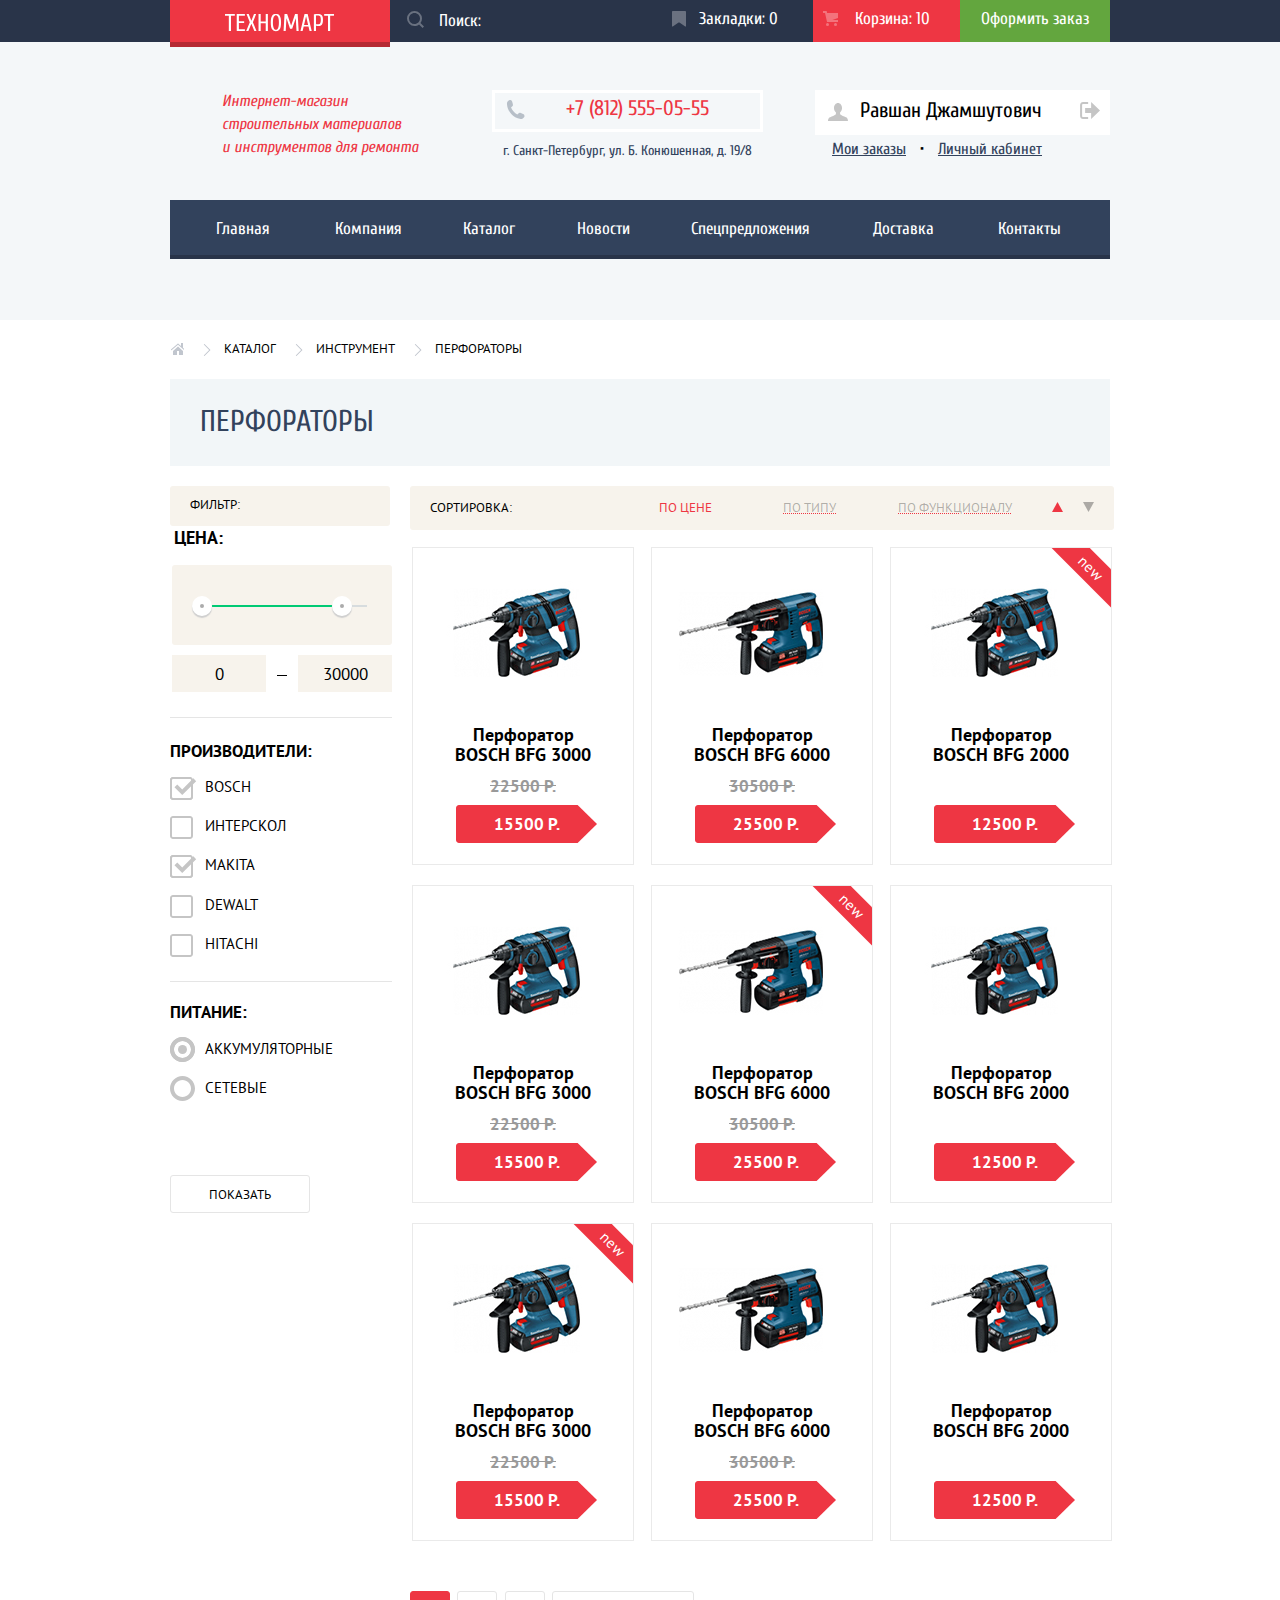
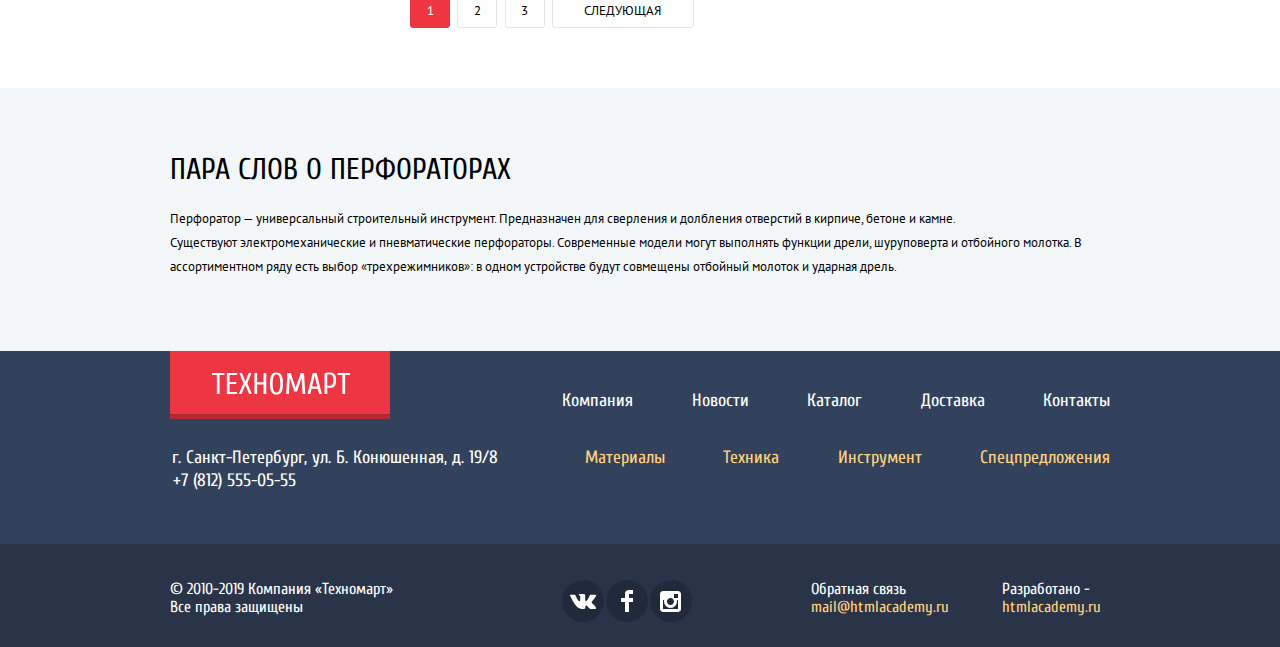
<file: inner.html>
<!DOCTYPE html>
<html lang="ru">

<head>
  <meta charset="utf-8">
  <title>Техномарт - инструменты, техника, материалы</title>
  <link
    href="https://fonts.googleapis.com/css?family=Cuprum:400,400i,700%7CPT+Sans:400,700&display=swap&subset=cyrillic,cyrillic-ext"
    rel="stylesheet">
  <link type="text/css" href="css/style-min.css" rel="stylesheet">
</head>

<body>
  <header class="aligning-viewport stylized-background-header">
    <div class="top-header">
      <div class="aligning">
        <div class="logo-header">
          <a href="index.html"><img class="logo-header-img" src="img/logo-technomart.svg" width="109" height="19"
              alt="Компания Техномарт"></a>
        </div>

        <form method="get" action="https://echo.htmlacademy.ru/" class="search">

          <label for="search" class="search-label">Поиск:</label>
          <input type="search" name="search" id="search" class="search-input" required>

          <button type="submit" class="search-button">
            <svg class="icon-search" width="17" height="17">
              <path
                d="M17 15.586l-3.542-3.542A7.465 7.465 0 0 0 15 7.5 7.5 7.5 0 1 0 7.5 15c1.71 0 3.282-.579 4.544-1.542L15.586 17 17 15.586zM2 7.5C2 4.467 4.467 2 7.5 2 10.532 2 13 4.467 13 7.5c0 3.032-2.468 5.5-5.5 5.5A5.506 5.506 0 0 1 2 7.5z" />
            </svg>
            <span class="visually-hidden">Найти</span>
          </button>

        </form>

        <div class="bookmarks"><a href="#nowhere" class="icon-bookmarks top-header-link">Закладки: 0</a></div>
        <div class="cart cart-filled"><a href="#nowhere" class="icon-cart top-header-link">Корзина: 10</a></div>
        <div class="order"><a href="#nowhere" class="top-header-link">Оформить заказ</a></div>
      </div>
    </div>

    <div class="page-header aligning">
      <p class="slogan">Интернет-магазин строительных материалов и&nbsp;инструментов для ремонта</p>

      <div class="contacts-header">
        <div><a href="tel:+78125550555" class="icon-phone">+7 (812) 555-05-55</a></div>
        <address>г. Санкт-Петербург, ул. Б. Конюшенная, д. 19/8</address>
      </div>

      <div>
        <div class="account">
          <a href="#nowhere" class="icon-user account-user">Равшан Джамшутович</a>
          <a href="#nowhere" class="icon-logout"><span class="visually-hidden">Выйти из аккаунта</span></a>
        </div>
        <div class="account-active">
          <a class="account-active-link" href="#nowhere">Мои заказы</a>
          <a class="account-active-link" href="#nowhere">Личный кабинет</a>
        </div>
      </div>
    </div>

    <nav class="page-nav">
      <ul class="page-nav-list">
        <li><a class="page-nav-link" href="index.html">Главная</a></li>
        <li><a class="page-nav-link" href="#nowhere">Компания</a></li>
        <li><a class="page-nav-link">Каталог</a></li>
        <li><a class="page-nav-link" href="#nowhere">Новости</a></li>
        <li><a class="page-nav-link" href="#nowhere">Спецпредложения</a></li>
        <li><a class="page-nav-link" href="#nowhere">Доставка</a></li>
        <li><a class="page-nav-link" href="#nowhere">Контакты</a></li>
      </ul>
    </nav>
  </header>

  <main class="aligning-viewport content">

    <div class="aligning">
      <nav class="breadcrumbs">

        <ul>
          <li class="icon-home"><a class="breadcrumbs-home" href="index.html"><span class="visually-hidden">Главная</span></a></li>
          <li><a class="breadcrumbs-link" href="#nowhere">Каталог</a></li>
          <li><a class="breadcrumbs-link" href="#nowhere">Инструмент</a></li>
          <li><a class="breadcrumbs-link">Перфораторы</a></li>
        </ul>
      </nav>
    </div>

    <h1 class="content-caption-product aligning">Перфораторы</h1>

    <div class="catalog-flex">
      <section class="catalog-filter">
        <h2 class="filter-background filter-caption">Фильтр:</h2>
        <form method="get" action="https://echo.htmlacademy.ru/">
          <fieldset class="filter-price">
            <legend>Цена:</legend>
            <div class="price-range">
              <div class="range-controls filter-background">
                <div class="scale">
                  <div class="bar"></div>
                </div>
                <button class="toggle controls-min" type="button" hidden aria-label="Минимальная цена"></button>
                <button class="toggle controls-max" type="button" hidden aria-label="Максимальная цена"></button>
              </div>
              <div class="price-controls">
                <label class="min-price visually-hidden" for="min-price"> от</label>
                <input name="min-price" id="min-price" type="number" value="0">
                <span>&nbsp;</span>
                <label class="max-price visually-hidden" for="max-price">до</label>
                <input name="max-price" id="max-price" type="number" value="30000">
              </div>
            </div>
          </fieldset>
          <fieldset class="filter-brand">
            <legend>Производители:</legend>
            <ul>
              <li class="filter-option">
                <input class="filter-input filter-input-checkbox visually-hidden" type="checkbox" name="brand"
                  id="filter-bosch" value="BOSCH" checked>
                <label for="filter-bosch">Bosch</label>
              </li>
              <li class="filter-option">
                <input class="filter-input filter-input-checkbox visually-hidden" type="checkbox" name="brand"
                  id="filter-interscol" value="INTERSKOL">
                <label for="filter-interscol">Интерскол</label>
              </li>
              <li class="filter-option">
                <input class="filter-input filter-input-checkbox visually-hidden" type="checkbox" name="brand"
                  id="filter-makita" value="MAKITA" checked>
                <label for="filter-makita">Makita</label>
              </li>
              <li class="filter-option">
                <input class="filter-input filter-input-checkbox visually-hidden" type="checkbox" name="brand"
                  id="filter-dewalt" value="DEWALT">
                <label for="filter-dewalt">Dewalt</label>
              </li>
              <li class="filter-option">
                <input class="filter-input filter-input-checkbox visually-hidden" type="checkbox" name="brand"
                  id="filter-hitachi" value="HITACHI">
                <label for="filter-hitachi">Hitachi</label>
              </li>
            </ul>
          </fieldset>
          <fieldset class="filter-charging">
            <legend>Питание:</legend>
            <ul>
              <li class="filter-option">
                <input class="filter-input filter-input-radio visually-hidden" type="radio" name="charging"
                  id="filter-accumulator" value="Accumulator" checked>
                <label for="filter-accumulator">Аккумуляторные</label>
              </li>
              <li class="filter-option">
                <input class="filter-input filter-input-radio visually-hidden" type="radio" name="charging"
                  id="filter-socket" value="Socket">
                <label for="filter-socket">Сетевые</label>
              </li>
            </ul>
          </fieldset>
          <button type="submit">Показать</button>
        </form>
      </section>

      <section class="catalog-page">

        <div class="filter-background product-sorting">
          <p>Сортировка:</p>
          <ul class="sorting-type">
            <li><a>По цене</a></li>
            <li><a href="#nowhere">По типу</a></li>
            <li><a href="#nowhere">По функционалу</a></li>
            <li class="sorting-arrow-up">
              <a>
                <svg xmlns="http://www.w3.org/2000/svg" width="11" height="10" viewbox="0 0 11 10">
                  <path fill="currentColor" d="M5.5 0L0 10h11z" />
                </svg>
                <span class="visually-hidden">По возрастанию</span>
              </a>
            </li>
            <li class="sorting-arrow-down">
              <a href="#nowhere">
                <svg xmlns="http://www.w3.org/2000/svg" width="11" height="10" viewbox="0 0 11 10">
                  <path fill="currentColor" d="M5.5 10L0 0h11" />
                </svg>
                <span class="visually-hidden">По убыванию</span>
              </a>
            </li>
          </ul>
        </div>

        <table class="product-list">
          <thead class="visually-hidden">
            <tr>
              <th>Изображение</th>
              <th>Наименование товара</th>
              <th>Метки</th>
              <th>Цена без скидки</th>
              <th>Актуальная цена</th>
              <th>Наличие</th>
            </tr>
          </thead>
          <tbody>
            <tr class="product-item">
              <td class="product-photo"><img src="img/perforator_1.png" alt="BOSCH BFG 3000" width="218" height="170">
              </td>
              <td class="product-name">Перфоратор BOSCH BFG 3000</td>
              <td class="product-mark"></td>
              <td class="product-price-special">22500 Р.</td>
              <td class="product-price">15500 Р.</td>
              <td class="product-availability">
                <a class="buy-link availability-buy" href="#buy-popup"> Купить </a>
                <a class="bookmarks-link availability-bookmarks" href="#nowhere"> В закладки </a>
              </td>
            </tr>
            <tr class="product-item">
              <td class="product-photo"><img src="img/perforator_2.png" alt="BOSCH BFG 6000" width="218" height="170">
              </td>
              <td class="product-name">Перфоратор BOSCH BFG 6000</td>
              <td class="product-mark"></td>
              <td class="product-price-special">30500 Р.</td>
              <td class="product-price">25500 Р.</td>
              <td class="product-availability">
                <a class="buy-link availability-buy" href="#buy-popup"> Купить </a>
                <a class="bookmarks-link availability-bookmarks" href="#nowhere"> В закладки </a>
              </td>
            </tr>
            <tr class="product-item">
              <td class="product-photo"><img src="img/perforator_3.png" alt="BOSCH BFG 2000" width="218" height="170">
              </td>
              <td class="product-name">Перфоратор BOSCH BFG 2000</td>
              <td class="product-mark">New</td>
              <td class="product-price-special"></td>
              <td class="product-price">12500 Р.</td>
              <td class="product-availability">
                <a class="buy-link availability-buy open-buy-alert" href="#buy-popup"> Купить </a>
                <a class="bookmarks-link availability-bookmarks" href="#nowhere"> В закладки </a>
              </td>
            </tr>
            <tr class="product-item">
              <td class="product-photo"><img src="img/perforator_1.png" alt="BOSCH BFG 3000" width="218" height="170">
              </td>
              <td class="product-name">Перфоратор BOSCH BFG 3000</td>
              <td class="product-mark"></td>
              <td class="product-price-special">22500 Р.</td>
              <td class="product-price">15500 Р.</td>
              <td class="product-availability">
                <a class="buy-link availability-buy" href="#buy-popup"> Купить </a>
                <a class="bookmarks-link availability-bookmarks" href="#nowhere"> В закладки </a>
              </td>
            </tr>
            <tr class="product-item">
              <td class="product-photo"><img src="img/perforator_2.png" alt="BOSCH BFG 6000" width="218" height="170">
              </td>
              <td class="product-name">Перфоратор BOSCH BFG 6000</td>
              <td class="product-mark">New</td>
              <td class="product-price-special">30500 Р.</td>
              <td class="product-price">25500 Р.</td>
              <td class="product-availability">
                <a class="buy-link availability-buy" href="#buy-popup"> Купить </a>
                <a class="bookmarks-link availability-bookmarks" href="#nowhere"> В закладки </a>
              </td>
            </tr>
            <tr class="product-item">
              <td class="product-photo"><img src="img/perforator_3.png" alt="BOSCH BFG 2000" width="218" height="170">
              </td>
              <td class="product-name">Перфоратор BOSCH BFG 2000</td>
              <td class="product-mark"></td>
              <td class="product-price-special"></td>
              <td class="product-price">12500 Р.</td>
              <td class="product-availability">
                <a class="buy-link availability-buy" href="#buy-popup"> Купить </a>
                <a class="bookmarks-link availability-bookmarks" href="#nowhere"> В закладки </a>
              </td>
            </tr>
            <tr class="product-item">
              <td class="product-photo"><img src="img/perforator_1.png" alt="BOSCH BFG 3000" width="218" height="170">
              </td>
              <td class="product-name">Перфоратор BOSCH BFG 3000</td>
              <td class="product-mark">New</td>
              <td class="product-price-special">22500 Р.</td>
              <td class="product-price">15500 Р.</td>
              <td class="product-availability">
                <a class="buy-link availability-buy" href="#buy-popup"> Купить </a>
                <a class="bookmarks-link availability-bookmarks" href="#nowhere"> В закладки </a>
              </td>
            </tr>
            <tr class="product-item">
              <td class="product-photo"><img src="img/perforator_2.png" alt="BOSCH BFG 6000" width="218" height="170">
              </td>
              <td class="product-name">Перфоратор BOSCH BFG 6000</td>
              <td class="product-mark"></td>
              <td class="product-price-special">30500 Р.</td>
              <td class="product-price">25500 Р.</td>
              <td class="product-availability">
                <a class="buy-link availability-buy" href="#buy-popup"> Купить </a>
                <a class="bookmarks-link availability-bookmarks" href="#nowhere"> В закладки </a>
              </td>
            </tr>
            <tr class="product-item">
              <td class="product-photo"><img src="img/perforator_3.png" alt="BOSCH BFG 2000" width="218" height="170">
              </td>
              <td class="product-name">Перфоратор BOSCH BFG 2000</td>
              <td class="product-mark"></td>
              <td class="product-price-special"></td>
              <td class="product-price">12500 Р.</td>
              <td class="product-availability">
                <a class="buy-link availability-buy" href="#buy-popup"> Купить </a>
                <a class="bookmarks-link availability-bookmarks" href="#nowhere"> В закладки </a>
              </td>
            </tr>
          </tbody>
        </table>

        <ul class="turn-pages">
          <li class="turn-pages-number turn-page-current"><a class="turn-pages-link" href="#nowhere">1</a></li>
          <li class="turn-pages-number"><a class="turn-pages-link" href="#nowhere">2</a></li>
          <li class="turn-pages-number"><a class="turn-pages-link" href="#nowhere">3</a></li>
          <li class="turn-pages-pointer"><a class="turn-pages-link" href="#nowhere">Следующая</a></li>
        </ul>

      </section>
    </div>

    <div class="popup popup-buy-alert" hidden>
      <div class="popup-content">
        <button class="popup-close" type="button">
          <span class="visually-hidden">Закрыть</span>
        </button>
        <div class="buy-alert" id="buy-alert">
          <p class="buy-alert-message">Товар добавлен в корзину!</p>
          <div class="buy-alert-button submit-popup">
            <a class="button button-order" href="#nowhere">Оформить заказ</a>
            <button class="button-skip" type="button">Продолжить покупки</button>
          </div>
        </div>
      </div>
    </div>

  </main>

  <div class="aligning-viewport stylized-background">
    <section class="description-perforator">
      <div class="aligning">
        <h2 class="content-caption-h2">Пара слов о перфораторах</h2>

        <p class="content-text">Перфоратор — универсальный строительный инструмент. Предназначен для сверления и долбления отверстий в кирпиче, бетоне и камне.<br> Существуют электромеханические и пневматические перфораторы. Современные модели могут выполнять функции дрели, шуруповерта и отбойного молотка. В ассортиментном ряду есть выбор «трехрежимников»: в одном устройстве будут совмещены отбойный молоток и ударная дрель.</p>
      </div>
    </section>
  </div>

  <footer class="aligning-viewport">
    <section class="page-footer">
      <div class="aligning">
        <div class="logo-footer">
          <a href="index.html"><img class="logo-footer-img" src="img/logo-technomart.svg" width="138" height="23"
              alt="Компания Техномарт"></a>
        </div>

        <nav class="nav-site">
          <ul>
            <li><a class="nav-site-link" href="#nowhere">Компания</a></li>
            <li><a class="nav-site-link" href="#nowhere">Новости</a></li>
            <li><a class="nav-site-link" href="inner.html">Каталог</a></li>
            <li><a class="nav-site-link" href="#nowhere">Доставка</a></li>
            <li><a class="nav-site-link" href="#nowhere">Контакты</a></li>
          </ul>
        </nav>

        <div class="contacts-footer">
          <address>г. Санкт-Петербург, ул. Б. Конюшенная, д. 19/8</address>
          <a href="tel:+78125550555">+7 (812) 555-05-55</a>
        </div>

        <nav class="nav-category">
          <ul>
            <li><a class="nav-category-link" href="#nowhere">Материалы</a></li>
            <li><a class="nav-category-link" href="#nowhere">Техника</a></li>
            <li><a class="nav-category-link" href="#nowhere">Инструмент</a></li>
            <li><a class="nav-category-link" href="#nowhere">Спецпредложения</a></li>
          </ul>
        </nav>
      </div>

    </section>
    <section class="bottom-footer">
      <div class="aligning">
        <div class="copyright">
          <p>&#169; 2010-2019 Компания &laquo;Техномарт&raquo; Все права защищены</p>
        </div>

        <div class="socials">
          <ul>
            <li>
              <a href="https://vk.com/" class="icon-vk">
                <span class="visually-hidden">ВКонтакте Техномарт</span>
              </a>
            </li>
            <li>
              <a href="https://facebook.com/‎" class="icon-fb">
                <span class="visually-hidden">Фейсбук Техномарт</span>
              </a>
            </li>
            <li>
              <a href="https://instagram.com/" class="icon-insta">
                <span class="visually-hidden">Инстаграм Техномарт</span>
              </a>
            </li>
          </ul>
        </div>

        <div class="copyright-developer">
          <p>Обратная связь&nbsp;
            <a href="mailto:mail@htmlacademy.ru">mail@htmlacademy.ru</a>
          </p>
          <p>Разработано -&nbsp;
            <a href="https://htmlacademy.ru/intensive/htmlcss">htmlacademy.ru</a>
          </p>
        </div>

      </div>
    </section>
  </footer>

  <script src="js/script-min.js"></script>

</body>

</html>
</file>
<file: css/style-min.css>
body{font-family:"Cuprum","Arial Narrow",sans-serif;margin:0}a{text-decoration:none}.visually-hidden:not(:focus):not(:active),input[type="checkbox"].visually-hidden,input[type="radio"].visually-hidden{position:absolute;width:1px;height:1px;margin:-1px;border:0;padding:0;white-space:nowrap;clip-path:inset(100%);clip:rect(0 0 0 0);overflow:hidden}.aligning{width:940px;display:flex;flex-direction:row;flex-wrap:wrap;flex-shrink:0;margin-left:auto;margin-right:auto;padding-left:10px;padding-right:10px}.aligning-viewport{min-width:960px}.content{background-color:#fff}.content-caption{text-transform:uppercase}.content-caption-h2{margin-bottom:20px;font-size:30px;font-weight:400;text-transform:uppercase}.content-text{margin-top:0;margin-bottom:20px;font-family:"PT Sans","Arial",sans-serif;font-size:13px;line-height:24px}.content-text-inner{width:960px;margin-top:3px;margin-bottom:25px;padding:0;font-family:"PT Sans","Arial",sans-serif;font-weight:400;font-size:13px;line-height:24px}.caption-button{width:886px;height:89px;display:flex;flex-wrap:wrap;flex-direction:row;justify-content:space-between;align-items:center;margin-top:20px;margin-bottom:20px;padding-left:30px;padding-right:24px;background-color:#f9f5f0}.caption-button h2{font-size:30px;text-transform:uppercase;font-weight:400;color:#32425c}.button{min-width:197px;height:38px;position:relative;font-family:"Cuprum","Arial Narrow",sans-serif;text-align:center;text-transform:uppercase;border:0;border-radius:3px;color:#fff;background-color:#ee3643;cursor:pointer}.wide-button{width:253px}.button-link{padding-top:10px;padding-bottom:10px;padding-left:40px;padding-right:40px;font-family:"Cuprum","Arial Narrow",sans-serif;font-size:14px;line-height:40px;text-decoration:none;text-transform:uppercase;color:#fff}.button:hover{background-color:#ca2c37}.button:active{background-color:#ba2732}.stylized-background{background-color:#f4f7f9}.stylized-background-header{height:320px;background-color:#f4f7f9}.logo-header-main{width:220px;height:42px;background-color:#ee3643}.logo-header{width:220px;height:42px;background-color:#ee3643}.logo-header:hover{background-color:#ca2c37}.logo-header:active{background-color:#ba2732}.logo-img-main{width:109px;height:19px;padding-top:13px;padding-bottom:10px;padding-left:55px;padding-right:56px;box-shadow:0 5px 0 0 #b52933}.logo-header-img{width:109px;height:19px;padding-top:13px;padding-bottom:10px;padding-left:55px;padding-right:56px;box-shadow:0 5px 0 0 #b52933}.logo-header-img:hover{box-shadow:0 5px 0 0 #9a212a}.logo-header-img:active{box-shadow:0 5px 0 0 #8e1e26}.top-header{display:flex;flex-direction:row;flex-wrap:wrap;justify-content:space-between;min-height:42px;font-size:17px;background-color:#293449;line-height:18px}.top-header-link{padding-top:10px;padding-bottom:10px;padding-left:10px;padding-right:10px;text-align:center;text-decoration:none;color:#fff}.top-header-link:active{color:rgba(255,255,255,0.6)}.search{position:relative;display:flex;flex-grow:2}.search-label{position:absolute;top:12px;left:49px;color:#fff}.search-input{width:220px;font:inherit;box-sizing:border-box;padding:0 5px;margin:0;border:none;color:#fff;background-color:#293449}.search-input:hover{background-color:#212a3a}.search-input:focus,.search-input:valid{z-index:10;color:#000;background-color:#fff}.search-input:not(:valid){box-shadow:none}.search-button{font:inherit;order:-1;padding-left:17px;padding-right:10px;border:none;color:rgba(255,255,255,0.3);background-color:#293449}.search-button:hover{color:#fff;background-color:#212a3a}.search-input:focus + .search-button{color:#ee3643;background-color:#fff}.icon-search{fill:currentColor;cursor:pointer}.bookmarks{display:flex;margin-right:25px;flex-direction:row;flex-wrap:wrap;justify-content:space-around}.bookmarks .icon-bookmarks::before{display:inline-block;width:17px;height:17px;vertical-align:middle;padding-right:10px;background:url("../img/icon-bookmarks.svg")no-repeat;opacity:0.3;content:""}.bookmarks:hover .icon-bookmarks::before{opacity:1}.cart{display:flex;margin-right:0;padding-right:20px;flex-direction:row;flex-wrap:wrap;justify-content:space-around}.cart-filled{background-color:#ee3643}.cart .icon-cart::before{display:inline-block;width:17px;height:17px;vertical-align:middle;padding-right:5px;padding-left:10px;background:url("../img/icon-cart.svg")no-repeat;opacity:0.3;content:""}.cart:hover .icon-cart::before{opacity:1}.order{width:150px;display:flex;flex-direction:row;flex-wrap:wrap;justify-content:center;padding-top:0;background:#63a63e}.order a{padding-left:20px;padding-right:20px}.order:hover{background-color:#5fbb2d}.order:active{background-color:#518534}.page-header{height:80px;display:flex;flex-direction:row;flex-wrap:wrap;justify-content:space-between;padding-top:48px;padding-bottom:30px}.slogan{width:200px;margin-top:0;margin-right:40px;padding-left:52px;font-family:"Cuprum","Arial Narrow",sans-serif;font-style:italic;font-size:16px;line-height:23px;color:#ee3643}.contacts-header div{width:265px;min-height:30px;margin-right:20px;display:flex;flex-direction:row;flex-wrap:wrap;align-content:center;justify-content:space-around;border:3px #fff solid}.contacts-header a{padding-top:5px;padding-bottom:10px;padding-left:10px;padding-right:50px;text-decoration:none;font-size:21px;line-height:21px;color:#ee3643}.contacts-header .icon-phone::before{display:inline-block;width:20px;height:19px;vertical-align:middle;margin-right:40px;margin-left:0;padding-left:0;background:url("../img/icon-phone.svg")no-repeat;background-position:0 0;content:""}.contacts-header address{margin-top:10px;margin-right:20px;text-align:center;text-decoration:none;font-style:normal;font-size:14px;color:#32425c}.account{min-width:100px;height:45px;display:flex;flex-direction:row;flex-wrap:wrap;justify-content:space-between}.account-link{height:35px;display:block;margin-left:10px;padding-top:8px;padding-left:24px;padding-right:24px;font-size:21px;line-height:21px;text-decoration:none;color:#000;background-color:#fff}.account-link:hover{color:#ee3643}.account-link:active{color:rgba(0,0,0,0.3)}.account .icon-user::before{display:inline-block;width:20px;height:18px;margin-right:2px;padding-right:10px;vertical-align:middle;background:url("../img/icon-user.svg")no-repeat;content:""}.account .icon-login::before{display:inline-block;width:15px;height:17px;vertical-align:middle;margin-right:0;padding-left:0;padding-right:17px;background:url("../img/icon-login.svg")no-repeat;background-position:0 0;content:""}.account-user{height:35px;display:block;margin-left:3px;padding-top:10px;padding-left:13px;padding-right:26px;font-size:21px;line-height:21px;text-decoration:none;color:#000;background-color:#fff}.account .icon-logout{display:block;width:20px;height:45px;padding:0 11px;background:url("../img/icon-logout.svg")no-repeat;background-position:11px 12px;background-color:#fff}.account-active{width:210px;display:flex;flex-direction:row;flex-wrap:wrap;justify-content:space-between;margin-top:5px;margin-left:20px}.account-active::before{content:"•";order:2}.account-active a:nth-child(1){order:1}.account-active a:nth-child(2){order:3}.account-active-link{font-size:16px;color:#32425c;text-decoration:underline}.account-active-link:hover{color:#ee3643}.account-active-link:active{color:rgba(0,0,0,0.3)}.breadcrumbs ul{margin-top:20px;padding-left:0;display:flex;flex-direction:row;flex-wrap:wrap;justify-content:space-between;font-family:"PT Sans","Arial",sans-serif;font-size:13px;text-transform:uppercase;list-style-type:none}.breadcrumbs-link{padding-top:5px;padding-bottom:10px;margin-left:19px;text-decoration:none;color:#000}.breadcrumbs-link::before{display:inline-block;width:8px;height:12px;margin-right:13px;vertical-align:middle;background:url("../img/icon-right-small.svg")no-repeat;content:""}.breadcrumbs-home{display:inline-block;width:14px;height:12px;padding:10px 2px;vertical-align:middle}.breadcrumbs .icon-home{width:14px;height:18px;display:inline-block;vertical-align:middle;background:url("../img/icon-home.svg")no-repeat;background-position:0 3px;content:""}.page-nav{width:940px;margin-top:0;margin-bottom:50px;margin-left:auto;margin-right:auto;padding:0;font-size:17px;line-height:17px;text-align:center;background-color:#32425c;border-bottom:4px #293449 solid}.page-nav-list{width:940px;min-height:auto;display:flex;flex-direction:row;flex-wrap:wrap;align-content:center;justify-content:center;list-style-type:none;margin:0;padding:0}.page-nav-list li:nth-child(1){margin-left:4px;margin-right:5px}.page-nav-list li:nth-child(3),.page-nav-list li:nth-child(4){margin-left:1px;margin-right:1px}.page-nav-list li:nth-child(6){margin-left:3px;margin-right:2px}.page-nav-list li:nth-child(7){margin-left:2px;margin-right:7px}.page-nav-link{display:inline-block;min-width:auto;min-height:20px;margin:0;padding-top:20px;padding-bottom:15px;padding-left:30px;padding-right:30px;vertical-align:middle;text-decoration:none;color:#fff;user-select:none}.page-nav-link:link:hover{background-color:#293449}.page-nav-link:link:active{color:rgba(255,255,255,0.5)}.features-block{padding:0;margin-top:60px;display:flex;flex-direction:row;flex-wrap:wrap;justify-content:space-between;list-style-type:none}.features-block ul{padding:0;display:flex}.features-block-caption{width:200px;margin-top:10px;margin-left:22px;margin-bottom:10px;font-size:24px;line-height:30px;font-weight:700;color:#fff}.features-block-button{width:135px;min-height:30px;font-size:14px;text-transform:uppercase;text-align:center;margin-top:15px;margin-bottom:20px;margin-left:25px;padding-top:10px;color:#fff;background-color:rgba(0,0,0,0.1);border-radius:3px}.features-block-button:hover{background-color:rgba(0,0,0,0.2)}.features-block-button:active{background-color:rgba(0,0,0,0.3)}.features-block-button a{color:#fff}.features-block-material{width:300px;min-height:123px;display:flex;flex-direction:row;flex-wrap:wrap;align-items:flex-end;justify-content:space-between;margin-top:0;margin-bottom:20px;margin-left:0;margin-right:20px;background-color:#ffbf47}.features-material-icon{width:300px;min-height:auto;display:block;margin-bottom:0;vertical-align:top;background:url("../img/icon-1.svg")no-repeat;background-position-x:214px;background-position-y:20px}.features-block-instrument{width:300px;min-height:123px;display:flex;flex-direction:row;flex-wrap:wrap;align-items:flex-end;justify-content:space-between;margin-top:0;margin-bottom:20px;margin-left:0;margin-right:20px;background-color:#3bbce3}.features-instrument-icon{width:300px;min-height:auto;display:block;vertical-align:top;background:url("../img/icon-2.svg")no-repeat;background-position-x:198px;background-position-y:25px}.features-block-technics{width:300px;height:123px;display:flex;flex-direction:row;flex-wrap:wrap;align-items:flex-end;justify-content:space-between;margin-bottom:20px;background-color:#dc91d8}.features-technics-icon{width:300px;min-height:auto;display:block;margin-bottom:0;vertical-align:top;background:url("../img/icon-3.svg")no-repeat;background-position-x:190px;background-position-y:20px}.features-block-sale{width:300px;height:123px;display:flex;flex-direction:row;flex-wrap:wrap;align-items:flex-end;justify-content:space-between;margin-bottom:20px;margin-left:640px;background-color:#8ed78f}.features-sale-icon{width:300px;min-height:auto;display:block;margin-bottom:0;vertical-align:top;background:url("../img/icon-4.svg")no-repeat;background-position-x:197px;background-position-y:20px}.features-block-delivery{width:300px;height:123px;display:flex;flex-direction:row;flex-wrap:wrap;align-items:flex-end;justify-content:space-between;margin-left:640px;background-color:#ffc047}.features-delivery-icon{width:300px;min-height:auto;display:block;margin-bottom:0;vertical-align:top;background:url("../img/icon-5.svg")no-repeat;background-position-x:190px;background-position-y:25px}.features-slider{width:595px;position:relative;margin-top:-283px;min-height:266px;padding:0;background-color:#fff;list-style-type:none}.features-slider li{display:flex;flex-direction:column;min-height:266px}.features-slider-drills{z-index:0;position:absolute}.features-slider-drills::before{content:"";position:absolute;bottom:36px;left:295px;width:6px;height:6px;border:2px solid #fff;border-radius:50%;background-color:#fff}.features-slider-drills::after{content:"";position:absolute;bottom:36px;right:295px;width:6px;height:6px;border:2px solid #fff;border-radius:50%;background-color:#ee3643}.features-slider-perforator{z-index:0;position:absolute}.features-slider-perforator::before{content:"";position:absolute;bottom:36px;left:295px;width:6px;height:6px;border:2px solid #fff;border-radius:50%;background-color:#ee3643}.features-slider-perforator::after{content:"";position:absolute;bottom:36px;right:295px;width:6px;height:6px;border:2px solid #fff;border-radius:50%;background-color:#fff}.slider-visible{z-index:5}.features-slider-caption{margin:0 24px;padding-top:20px;font-size:36px;text-transform:uppercase;color:#fff}.features-slider-description{margin:0 24px;font-size:18px;color:#fff}.features-slider-switch{display:flex;flex-direction:row;justify-content:space-between;margin:30px 20px 30px 25px;padding:0}.features-slider-previous{width:22px;height:40px;background:url("../img/icon-left.svg")no-repeat;border:none}.features-slider-next{width:22px;height:40px;margin-left:auto;background:url("../img/icon-right.svg")no-repeat;border:none}.features-slider-button{margin:auto;margin-left:25px;margin-bottom:22px;min-width:195px;min-height:38px;padding:0}.features-slider-img{order:-1;width:620px;min-height:266px;margin:0;margin-bottom:-266px}.filter-background{min-height:30px;border-radius:3px;background-color:#f7f3ec}.catalog-filter{width:220px;padding-left:0;margin-left:auto;margin-right:20px}.filter-caption{margin:0;padding-top:10px;padding-bottom:0;padding-left:20px;font-family:"PT Sans","Arial",sans-serif;font-size:13px;line-height:18px;font-weight:400;text-transform:uppercase}.catalog-filter fieldset{font-family:"PT Sans","Arial",sans-serif;font-size:15px;line-height:20px;text-transform:uppercase;border:none}.catalog-filter button[type="submit"]{width:140px;height:38px;margin-top:50px;font-family:"PT Sans","Arial",sans-serif;font-size:13px;text-transform:uppercase;background-color:#fff;border:1px #e5e5e5 solid;border-radius:3px}.filter-price{width:220px;padding-left:0}.filter-price legend{margin-top:15px;font-size:18px;line-height:24px;text-transform:uppercase;font-weight:700}.price-range{margin-top:10px}.range-controls{position:relative;height:40px;margin-bottom:10px;padding-top:40px;padding-right:25px;padding-left:30px;border-radius:3px}.range-controls .scale{height:2px;background:#d7dcde}.range-controls .bar{width:80%;height:2px;background:#00ca74}.toggle{position:absolute;top:31px;left:0;display:block;width:20px;height:20px;padding:0;background-color:#ababab;box-shadow:0 2px 1px 0 #cfcfcf;border:8px #fff solid;border-radius:50%;cursor:grab}.toggle:active{cursor:grabbing}.range-controls .controls-min{left:20px}.range-controls .controls-max{left:160px}.price-controls{display:flex;justify-content:space-between;font-size:0}.price-controls input{width:90px;height:35px;margin-bottom:15px;display:flex;flex-direction:row;flex-wrap:wrap;text-align:center;font-family:"PT Sans","Arial",sans-serif;font-size:17px;font-weight:400;background-color:#f7f3ec;border:0}.price-controls input[type="number"]{-moz-appearance:textfield}.price-controls input[type="number"]::-webkit-outer-spin-button,.price-controls input[type="number"]::-webkit-inner-spin-button{-webkit-appearance:none;margin:0}.price-controls span{width:10px;height:1px;display:inline-block;vertical-align:middle;margin-top:20px;background-color:#000}.filter-brand{margin-left:0;padding-top:0;padding-left:0}.filter-brand legend{width:220px;margin-left:auto;margin-right:10px;padding-top:23px;padding-left:0;text-transform:uppercase;font-size:17px;font-weight:700;border-top:1px #e5e5e5 solid}.filter-brand ul{margin-bottom:10px;padding:0;list-style-type:none}.filter-charging{margin-left:0;padding-top:0;padding-left:0}.filter-charging legend{width:220px;margin-left:auto;padding-top:20px;padding-left:0;text-transform:uppercase;font-size:17px;font-weight:700;border-top:1px #e5e5e5 solid}.filter-charging ul{padding:0;list-style-type:none}.filter-option{margin-bottom:18px}.filter-option label{display:inline-block;position:relative;padding-left:35px;vertical-align:middle;cursor:pointer;user-select:none}.filter-input-checkbox + label::before{width:27px;height:23px;left:0;top:0;position:absolute;background-image:url("data:image/svg+xml,%3Csvg xmlns='http://www.w3.org/2000/svg' width='23' height='23' viewBox='0 0 23 23'%3E%3Cpath fill='%23c5c5c5' d='M20 2c.542 0 1 .458 1 1v17c0 .542-.458 1-1 1H3c-.542 0-1-.458-1-1V3c0-.542.458-1 1-1h17m0-2H3C1.35 0 0 1.35 0 3v17c0 1.65 1.35 3 3 3h17c1.65 0 3-1.35 3-3V3c0-1.65-1.35-3-3-3z'/%3E%3C/svg%3E%0A");background-repeat:no-repeat;background-position:0 0;content:""}.filter-input-checkbox:focus + label::before,.filter-input-checkbox + label:hover::before{background-image:url("data:image/svg+xml,%3Csvg xmlns='http://www.w3.org/2000/svg' width='23' height='23' viewBox='0 0 23 23'%3E%3Cpath fill='%23b5b5b5' d='M20 2c.542 0 1 .458 1 1v17c0 .542-.458 1-1 1H3c-.542 0-1-.458-1-1V3c0-.542.458-1 1-1h17m0-2H3C1.35 0 0 1.35 0 3v17c0 1.65 1.35 3 3 3h17c1.65 0 3-1.35 3-3V3c0-1.65-1.35-3-3-3z'/%3E%3C/svg%3E%0A")}.filter-input-checkbox:disabled + label{opacity:0.3;color:rgba(0,0,0,0.4)}.filter-input-checkbox:checked + label::after{width:27px;height:23px;position:absolute;top:0;left:0;background-image:url("data:image/svg+xml,%3Csvg xmlns='http://www.w3.org/2000/svg' width='27' height='23' viewBox='0 0 27 23'%3E%3Cpath fill='%23c5c5c5' d='M7.285 7.486l-2.829 2.829 7.783 7.783L26.171 4.166l-2.828-2.829-11.104 11.102z'/%3E%3Cpath fill='%23c5c5c5' d='M21 20c0 .542-.458 1-1 1H3c-.542 0-1-.458-1-1V3c0-.542.458-1 1-1h16.908L21.493.415A2.96 2.96 0 0 0 20 0H3C1.35 0 0 1.35 0 3v17c0 1.65 1.35 3 3 3h17c1.65 0 3-1.35 3-3v-9.829l-2 2V20z'/%3E%3C/svg%3E ");background-repeat:no-repeat;background-position:0 0;content:""}.filter-input-checkbox:checked:focus + label::after,.filter-input-checkbox:checked + label:hover::after{background-image:url("data:image/svg+xml,%3Csvg xmlns='http://www.w3.org/2000/svg' width='27' height='23' viewBox='0 0 27 23'%3E%3Cpath fill='%23b5b5b5' d='M7.285 7.486l-2.829 2.829 7.783 7.783L26.171 4.166l-2.828-2.829-11.104 11.102z'/%3E%3Cpath fill='%23c5c5c5' d='M21 20c0 .542-.458 1-1 1H3c-.542 0-1-.458-1-1V3c0-.542.458-1 1-1h16.908L21.493.415A2.96 2.96 0 0 0 20 0H3C1.35 0 0 1.35 0 3v17c0 1.65 1.35 3 3 3h17c1.65 0 3-1.35 3-3v-9.829l-2 2V20z'/%3E%3C/svg%3E ")}.filter-input-radio + label::before{width:25px;height:25px;left:0;top:-2px;position:absolute;background-image:url("data:image/svg+xml,%3Csvg xmlns='http://www.w3.org/2000/svg' width='25' height='25' viewBox='0 0 25 25'%3E%3Cpath fill='%23c5c5c5' d='M12.5 4c4.687 0 8.5 3.813 8.5 8.5 0 4.687-3.813 8.5-8.5 8.5C7.813 21 4 17.187 4 12.5 4 7.813 7.813 4 12.5 4m0-4C5.597 0 0 5.597 0 12.5S5.597 25 12.5 25 25 19.403 25 12.5 19.403 0 12.5 0z'/%3E%3C/svg%3E ");background-repeat:no-repeat;background-position:0 0;content:""}.filter-input-radio:disabled + label{opacity:0.3;color:rgba(0,0,0,0.4)}.filter-input-radio:focus + label::before,.filter-input-radio + label:hover::before{background-image:url("data:image/svg+xml,%3Csvg xmlns='http://www.w3.org/2000/svg' width='25' height='25' viewBox='0 0 25 25'%3E%3Cpath fill='%23b5b5b5' d='M12.5 4c4.687 0 8.5 3.813 8.5 8.5 0 4.687-3.813 8.5-8.5 8.5C7.813 21 4 17.187 4 12.5 4 7.813 7.813 4 12.5 4m0-4C5.597 0 0 5.597 0 12.5S5.597 25 12.5 25 25 19.403 25 12.5 19.403 0 12.5 0z'/%3E%3C/svg%3E ")}.filter-input-radio:checked + label::after{width:25px;height:25px;position:absolute;top:-2px;left:0;background-image:url("data:image/svg+xml,%3Csvg xmlns='http://www.w3.org/2000/svg' width='25' height='25' viewBox='0 0 25 25'%3E%3Cpath fill='%23c5c5c5' d='M12.5 4c4.687 0 8.5 3.813 8.5 8.5 0 4.687-3.813 8.5-8.5 8.5C7.813 21 4 17.187 4 12.5 4 7.813 7.813 4 12.5 4m0-4C5.597 0 0 5.597 0 12.5S5.597 25 12.5 25 25 19.403 25 12.5 19.403 0 12.5 0z'/%3E%3Ccircle fill='%23c5c5c5' cx='12.5' cy='12.5' r='4.5'/%3E%3C/svg%3E ");background-repeat:no-repeat;background-position:0 0;content:""}.filter-input-radio:checked:focus + label::after,.filter-input-radio:checked + label:hover::after{background-image:url("data:image/svg+xml,%3Csvg xmlns='http://www.w3.org/2000/svg' width='25' height='25' viewBox='0 0 25 25'%3E%3Cpath fill='%23b5b5b5' d='M12.5 4c4.687 0 8.5 3.813 8.5 8.5 0 4.687-3.813 8.5-8.5 8.5C7.813 21 4 17.187 4 12.5 4 7.813 7.813 4 12.5 4m0-4C5.597 0 0 5.597 0 12.5S5.597 25 12.5 25 25 19.403 25 12.5 19.403 0 12.5 0z'/%3E%3Ccircle fill='%23b5b5b5' cx='12.5' cy='12.5' r='4.5'/%3E%3C/svg%3E ")}.product-sorting{max-width:700px;display:flex;flex-direction:row;flex-wrap:wrap;justify-content:space-between;margin-top:0;margin-bottom:15px;padding-left:20px;font-family:"PT Sans","Arial",sans-serif;font-size:13px;line-height:18px;text-transform:uppercase}.sorting-type{min-width:350px;min-height:20px;margin-left:20px;margin-right:10px;margin-bottom:0;padding-bottom:0;display:flex;flex-direction:row;flex-wrap:nowrap;list-style-type:none}.sorting-type a{margin-bottom:0;margin-left:0;margin-right:0;padding-top:5px;padding-bottom:5px;padding-left:10px;padding-right:10px;color:#ee3643}.sorting-type a:link,.sorting-type a:visited{color:rgba(0,0,0,0.3);text-decoration:underline dotted #ee3643 1px}.sorting-type li:nth-child(1){margin-right:51px}.sorting-type li:nth-child(2){margin-right:42px}.sorting-type li:nth-child(3){margin-right:0}.sorting-arrow-up a{display:block;width:11px;height:10px;margin-left:20px;margin-right:0;padding-top:0}.sorting-arrow-down a{display:block;width:11px;height:10px;margin-left:0;padding-top:0}.content-caption-product{width:900px;min-height:30px;margin-top:8px;margin-bottom:20px;padding-top:25px;padding-bottom:27px;padding-left:30px;font-size:30px;font-weight:400;text-transform:uppercase;color:#32425c;background-color:#f2f6f8}.catalog-flex{width:940px;height:auto;display:flex;flex-direction:row;flex-wrap:nowrap;justify-content:space-around;margin-left:auto;margin-right:auto;padding-bottom:0}.product-list tbody{width:700px;margin-bottom:12px;display:flex;flex-direction:row;flex-wrap:wrap;justify-content:flex-start}.product-item{width:220px;min-height:250px;display:flex;flex-direction:column;flex-wrap:wrap;align-items:center;justify-content:space-between;position:relative;margin-bottom:20px;padding-top:0;padding-bottom:10px;font-family:"PT Sans","Arial",sans-serif;text-align:center;font-size:17px;font-weight:700;overflow:hidden;border:1px #eaeaea solid}.product-item:nth-child(1n){margin-left:0;margin-right:17px}.product-item:nth-child(2n){margin-right:17px}.product-item:nth-child(3n){margin-left:0;margin-right:0}.product-photo{width:218px;height:170px;z-index:1}.product-photo:hover{z-index:0}.product-name{width:160px;min-height:40px;padding-top:5px;font-size:18px;text-align:center;font-weight:700;line-height:20px}.product-mark{position:absolute;top:15px;right:0;z-index:11;width:200%;font-size:15px;font-weight:400;line-height:25px;color:#fff;text-transform:lowercase;transform:translateX(50%)rotate(45deg);transform-origin:50% -15px;background-color:#ee3643;user-select:none}.product-mark:empty{display:none}.product-price{width:140px;min-height:38px;margin-top:7px;margin-left:8px;padding-top:10px;line-height:18px;color:#fff;background-image:url("../img/red-button.svg");background-position:0 0;background-repeat:no-repeat}.product-price-special{min-height:20px;margin-top:10px;font-size:17px;line-height:18px;text-decoration:line-through;color:#999}.product-availability{width:217px;min-height:100px;padding-top:36px;position:absolute;display:flex;flex-direction:column;flex-wrap:wrap;align-items:center;justify-content:space-around;background-color:#fff}.product-item:hover{box-shadow:0 10px 25px rgba(41,52,73,0.5)}.product-availability:focus-within,.product-item:hover .product-availability{z-index:10}.availability-buy{min-width:95px;height:25px;margin-top:5px;margin-bottom:10px;padding-top:0;padding-bottom:10px;position:relative;font-family:"Cuprum","Arial Narrow",sans-serif;text-align:center;text-transform:uppercase;border:0;border-radius:3px;background-color:#63a63e;border-bottom:3px #367315 solid;cursor:pointer}.availability-buy:hover{background-color:#5fbb2d;border-bottom:3px #367315 solid}.availability-buy:active{background-color:#518534;border-bottom:3px #518534 solid}.availability-buy::before{width:17px;height:17px;position:absolute;top:11px;left:15px;background:url("../img/icon-cart.svg")no-repeat;opacity:0.3;content:""}.availability-buy:hover::before{opacity:1}.buy-link{padding-top:0;padding-bottom:10px;padding-left:23px;padding-right:17px;font-family:"Cuprum","Arial Narrow",sans-serif;font-size:14px;line-height:40px;text-decoration:none;text-transform:uppercase;color:#fff}.availability-bookmarks{min-width:70px;height:12px;margin-bottom:10px;position:relative;font-family:"Cuprum","Arial Narrow",sans-serif;text-align:center;text-transform:uppercase;border:3px #63a63e solid;border-radius:3px;cursor:pointer}.availability-bookmarks:hover{border:3px #32425c solid;border-radius:3px}.availability-bookmarks:active{border:3px #c1c6ce solid;border-radius:3px}.bookmarks-link{padding-top:10px;padding-bottom:10px;padding-left:35px;padding-right:25px;font-family:"Cuprum","Arial Narrow",sans-serif;font-size:14px;line-height:12px;text-decoration:none;text-transform:uppercase;color:#32425c}.bookmarks-link:active{color:#d0d2d6}.description-perforator{min-height:260px;padding-top:39px;margin-bottom:-36px}.popular-items{margin-top:15px}.popular-product tbody{width:940px;margin-bottom:-20px;display:flex;flex-direction:row;flex-wrap:wrap;justify-content:space-between}.popular-brands{width:100%;height:auto;display:flex;flex-wrap:wrap;flex-direction:row;justify-content:space-between;margin-bottom:70px;padding:0;list-style-type:none}.brands-list{width:220px;height:140px;display:flex;flex-wrap:wrap;flex-direction:row;align-items:center;justify-content:center;margin-bottom:20px;border:1px #eaeaea solid}.brands-list a{width:220px;height:140px;display:flex;align-items:center;justify-content:center}.brands-list:hover{box-shadow:0 10px 25px rgba(41,52,73,0.5);border:1px #fff solid}.brands-list:active{box-shadow:2px 2px 10px rgba(41,52,73,0.5);border:1px #fff solid}.brands-list:active img{opacity:0.3}.turn-pages{width:284px;max-width:700px;min-height:auto;margin-bottom:60px;margin-left:0;padding-left:0;display:flex;flex-direction:row;justify-content:space-between;list-style-type:none;font-family:"PT Sans","Arial",sans-serif}.turn-pages-link{color:#000;padding-top:10px;padding-bottom:10px;padding-left:15px;padding-right:15px;font-size:13px;line-height:18px}.turn-pages-number{width:38px;height:28px;padding-top:7px;text-align:center;border:1px #e5e5e5 solid;border-radius:3px}.turn-pages-number:hover{border:1px #bdc6ca solid}.turn-pages-number:active{border:1px #ee3643 solid}.turn-pages-number:target{background-color:#ee3643}.turn-page-current{background-color:#ee3643;border:1px #ee3643 solid}.turn-page-current .turn-pages-link{color:#fff}.turn-page-current:hover{border:1px #ee3643 solid}.turn-pages-pointer{width:140px;height:28px;padding-top:7px;text-align:center;font-family:"PT Sans","Arial",sans-serif;text-transform:uppercase;border:1px #e5e5e5 solid;border-radius:3px}.turn-pages-pointer a{padding-left:30px;padding-right:30px}.turn-pages-pointer:hover{border:1px #bdc6ca solid}.turn-pages-pointer:active{border:1px #ee3643 solid}.service{margin-bottom:50px;padding-top:35px;padding-bottom:20px}.service-info{width:400px}.service-info .content-text{margin-top:27px;margin-bottom:14px}.service-tabs{display:flex;flex-wrap:wrap;flex-direction:row;align-items:top;justify-content:space-between;margin-top:40px}.service-tabs-name{width:240px;position:relative;list-style-type:none;padding:0}.service-tabs-name::after{width:10px;height:279px;z-index:15;position:absolute;top:-50px;left:230px;background-image:url("../img/slider-tabs-shadow.png");background-repeat:no-repeat;content:""}.service-tabs-caption{margin-top:10px;margin-bottom:25px;padding-left:60px;font-size:36px;font-weight:400;text-transform:uppercase;color:#32425c}.service-flipping-button{width:195px;margin-left:60px;background-color:#ff5357}.service-tabs-list{width:240px;height:auto;padding-top:12px;padding-bottom:18px;padding-left:0;font-size:21px;line-height:30px;font-weight:700;background-color:#32425c;border-top:1px #405069 solid;border-bottom:1px #293449 solid}.service-tabs-list:hover{background-color:#293449}.service-tabs-list:active{background-color:#fff;color:#32425c}.active a{background-color:#fff;color:#32425c}.service-tabs-link{width:220px;height:auto;position:relative;padding-top:20px;padding-bottom:20px;padding-left:20px;padding-right:142px;color:#fff}.service-tabs-link:active{color:#32425c}.service-tabs-flipping{display:flex;justify-content:flex-end;width:700px;min-height:280px;padding-left:0;margin-left:0;overflow:hidden}.service-flipping-delivery{max-width:290px;z-index:1;margin-top:0;padding-left:60px;margin-bottom:40px;display:block;position:relative}.service-delivery-img{width:700px;min-height:280px;background:url("../img/service-delivery.png")no-repeat;background-position-x:230px;background-position-y:40px;background-color:#f4f7f9}.service-flipping-guarantee{max-width:418px;margin-top:0;padding-left:60px;height:auto;display:block;position:relative}.service-guarantee-img{display:none;width:700px;min-height:280px;background:url("../img/service-guarantee.png")no-repeat;background-position-x:310px;background-position-y:25px;background-color:#f4f7f9}.service-flipping-credit{max-width:320px;height:auto;display:block;margin-top:0;padding-left:60px}.service-credit-img{display:none;width:700px;min-height:280px;vertical-align:middle;background:url("../img/service-credit.png")no-repeat;background-position-x:220px;background-color:#f4f7f9}.service-slide{box-sizing:border-box;flex-shrink:0;width:100%;padding-left:20px}.service-slide:target{display:block}.content-list{width:100%;margin-top:-14px;margin-bottom:20px;padding:0;list-style-type:none}.content-list-item{font-size:18px;line-height:40px}.content-list-item::before{display:inline-block;width:25px;height:2px;vertical-align:middle;margin-right:11px;background-color:#ee3643;content:""}.description{max-width:540px;min-height:400px;display:flex;flex-direction:row;flex-wrap:wrap;justify-content:space-between;margin-right:100px;padding-bottom:84px}.description p{font-size:13px}.page-map{max-width:300px;padding-bottom:80px;display:flex;flex-direction:row;flex-wrap:wrap;justify-content:space-between}.page-map .content-text{width:200px;margin-top:0;padding-top:0}.page-map-img{margin-bottom:30px;background:#fff}.button-contacts-popup{box-sizing:border-box;width:300px;display:block;padding-top:10px;padding-bottom:10px;font-size:14px}.popup{position:fixed;top:0;left:0;right:0;bottom:0;width:100%;height:100vh}.popup-content{box-sizing:border-box;position:relative;z-index:-1;width:620px;min-height:423px;margin:auto;background-color:#fff;box-shadow:inset 0 -112px 0 #f4f4f4,0 -7px 0 #ee3643,0 10px 25px rgba(41,52,73,0.5)}.popup-close{position:absolute;top:9px;right:9px;display:block;width:21px;height:21px;border:0;background:url("../img/icon-close.svg")no-repeat}.popup-close::before{content:"";position:fixed;top:0;right:0;bottom:0;left:0;z-index:-1}.popup-show{display:flex;z-index:100;animation:bounce 0.6s}.popup-error{animation:shake 0.6s}.feedback{display:flex;flex-direction:column;min-height:423px;padding:0 80px;background-color:#fff}.feedback-required{width:460px;display:flex;flex-direction:row;flex-wrap:wrap;justify-content:space-between}.feedback-required p{margin:48px 0 22px}.feedback-required p:first-child{margin-right:20px}.feedback label{width:220px;display:block;font-size:18px;line-height:18px}.feedback input{box-sizing:border-box;width:100%;min-height:34px;font-size:13px;line-height:18px;margin-top:8px;padding:0 13px;border:2px #dee3e4 solid;border-radius:2px}.feedback textarea{box-sizing:border-box;width:100%;min-height:114px;font-family:"PT Sans","Arial",sans-serif;font-size:13px;line-height:17px;margin-top:8px;padding:12px 15px;color:#a9a9a9;border:2px #dee3e4 solid;border-radius:2px;resize:none}.feedback-submit{margin-top:auto;margin-bottom:37px;text-align:center}.popup-bigmap .popup-content{width:940px;height:446px}.popup-bigmap .popup-content{box-shadow:0 10px 25px rgba(41,52,73,0.5)}.popup-bigmap iframe{border:none}.buy-alert{display:flex;flex-direction:column;min-height:275px;padding-left:80px;padding-right:80px}.popup-buy-alert .popup-content{min-height:165px}.buy-alert-message{margin-top:23px;padding-top:0;font-family:"Cuprum","Arial Narrow",sans-serif;font-size:30px;font-weight:400}.buy-alert-message::before{width:66px;height:66px;display:inline-block;position:relative;margin-right:35px;top:25px;left:0;background:url("../img/checked-popup.svg")no-repeat;border:0;content:""}.submit-popup{display:flex;margin-top:auto;margin-bottom:37px;text-align:center}.buy-alert-button{width:440px}.button-order{box-sizing:border-box;min-height:38px;margin-right:20px;padding-top:5px;padding-bottom:10px;font-family:"Cuprum","Arial Narrow",sans-serif;font-size:14px;line-height:30px;text-decoration:none}.button-skip{box-sizing:border-box;width:220px;min-height:38px;font-family:"Cuprum","Arial Narrow",sans-serif;font-size:14px;line-height:30px;text-decoration:none;text-transform:uppercase;background-color:#fff;border-radius:3px;border:none;color:#000}@keyframes bounce{0%{transform:translateY(-2000px)}70%{transform:translateY(30px)}90%{transform:translateY(-10px)}100%{transform:translateY(0)}}@keyframes shake{0%,100%{transform:translateX(0)}10%,30%,50%,70%,90%{transform:translateX(-10px)}20%,40%,60%,80%{transform:translateX(10px)}}.logo-footer{width:220px;height:68px;margin-right:auto;background-color:#ee3643}.logo-footer-img{width:138px;height:23px;padding-top:21px;padding-bottom:19px;padding-left:42px;padding-right:40px;border-bottom:5px #b52933 solid}.page-footer{min-height:193px;display:flex;flex-direction:row;flex-wrap:wrap;align-content:flex-start;justify-content:space-between;margin-top:0;background-color:#32425c;font-size:18px;clear:both}.contacts-footer{margin-right:auto;font-style:normal;text-decoration:none;color:#fff}.contacts-footer address{margin-top:0;margin-left:2px;font-family:"Cuprum","Arial Narrow",sans-serif;font-weight:400;font-size:18px;line-height:24px;font-style:normal;text-decoration:none;color:#fff}.contacts-footer a{margin-left:3px;text-decoration:none;color:#fff}.nav-site{min-width:550px;min-height:20px;margin-top:15px;margin-bottom:5px;padding:0;font-size:18px;line-height:24px}.nav-category{min-width:575px;min-height:20px;margin-top:10px;padding:0;font-size:18px;line-height:24px}.nav-site ul{display:flex;flex-direction:row;flex-wrap:wrap;justify-content:space-between;padding:0;color:#fff;list-style-type:none}.nav-site li{display:flex;align-items:flex-start;justify-items:right;margin-left:2px;margin-right:0}.nav-site-link{padding-top:5px;padding-bottom:10px;text-decoration:none;color:#fff;font-style:normal}.nav-site-link:hover{text-decoration:underline}.nav-site-link:active{color:rgba(255,255,255,0.5);text-decoration:none}.nav-category-link{margin-top:0;padding-top:10px;padding-bottom:10px;text-decoration:none;color:#ffd180}.nav-category-link:hover{text-decoration:underline}.nav-category-link:active{color:rgba(255,209,128,0.5);text-decoration:none}.nav-category ul{margin-top:-20px;display:flex;flex-direction:row;flex-wrap:wrap;justify-content:space-between}.nav-category li{margin-left:10px;display:flex;align-items:flex-start;justify-items:right}.bottom-footer{display:flex;flex-direction:row;flex-wrap:wrap;justify-content:stretch;min-height:42px;padding-top:20px;padding-bottom:9px;font-size:16px;color:#fff;background-color:#293449;background-size:100%}.bottom-footer li{list-style-type:none}.bottom-footer a{padding-top:10px;padding-bottom:10px;text-decoration:none;color:#ffd180}.bottom-footer a:hover{text-decoration:underline}.bottom-footer a:active{color:#ee3643;text-decoration:none}.copyright{display:flex;flex-direction:row;flex-wrap:nowrap;justify-content:space-between;width:240px;margin-top:0;margin-right:20px}.copyright-developer{display:flex;flex-direction:row;flex-wrap:nowrap;flex-grow:1;justify-content:space-between;width:280px;margin-left:20px}.copyright-developer p{margin-left:35px;margin-right:18px}.socials{width:135px;flex-grow:3;text-align:center;justify-content:center;margin-left:28px;margin-right:0}.socials ul{display:flex;flex-direction:row;flex-wrap:wrap;justify-content:center}.socials li{margin-right:2px}.socials li:nth-child(3n){margin-right:0}.icon-vk::before{display:inline-block;width:42px;height:42px;vertical-align:middle;background:url("../img/icon-vk.svg")no-repeat;background-position:center;background-color:#212a3a;border-radius:50%;content:""}.icon-vk:hover{fill:#ee3643}.icon-fb::before{display:inline-block;width:42px;height:42px;vertical-align:middle;background:url("../img/icon-fb.svg")no-repeat;background-color:#212a3a;background-position:center;border-radius:50%;content:""}.icon-insta::before{display:inline-block;width:42px;height:42px;vertical-align:middle;background:url("../img/icon-insta.svg")no-repeat;background-color:#212a3a;background-position:center;border-radius:50%;content:""}
</file>
